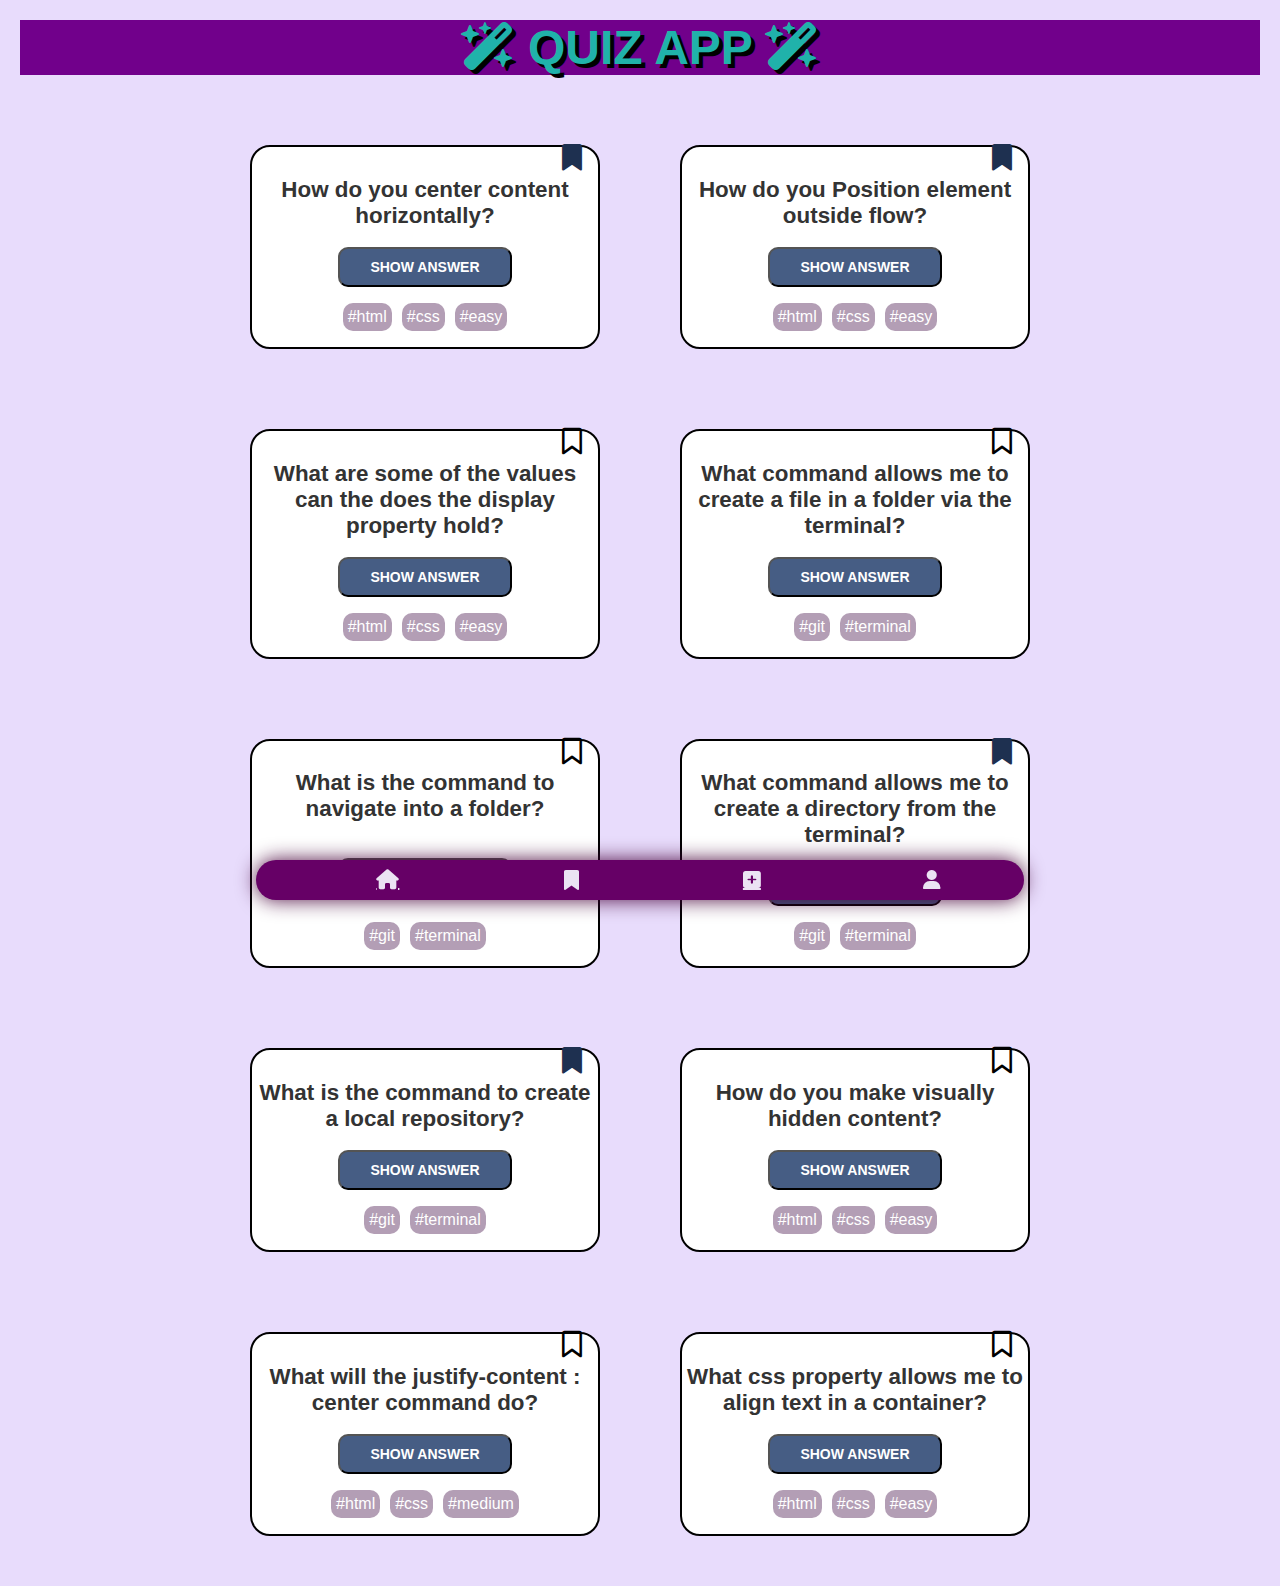
<file: index.html>
<!DOCTYPE html>
<html lang="en">
    <head>
        <link rel="stylesheet" href="css/style.css"/>
        <link rel="stylesheet" href="https://cdnjs.cloudflare.com/ajax/libs/font-awesome/6.6.0/css/all.min.css"/>
        <title>Recap Project: Arunima's QuizApp </title>
        <meta charset="utf-8" />
        <meta name="viewport" content="width=device-width, initial-scale=1, shrink-to-fit=no"/>
    </head>
    <body>
        <!--============ HEADER WITH THE NAME QUIZ APP =============-->
        <header class="main-header">
            <h1><i class="fa-solid fa-wand-magic-sparkles fa-fade"></i> QUIZ APP <i class="fa-solid fa-wand-magic-sparkles fa-fade"></i></h1>
        </header>
        <!--============ MAIN SECTION WITH QUIZ CARDS =============-->
        <main class="main-content">
            <section class="question-cards">
                <div class="cards" id="card-container"></div>
            </section>
        </main>

        <footer class="navigation">
            <ul class="navigation--list">
                <li class="navigation--item">
                    <a class="navbar-link-home" href="#">
                        <i class="fa-solid fa-house fa-fw"></i>
                    </a>
                </li>
                <li class="navigation--item">
                    <a class="navbar-link-bookmarks" href="./bookmarks.html">
                        <i class="fa-duotone fa-solid fa-bookmark fa-fw"></i>
                    </a>
                </li>
                <li class="navigation--item">
                    <a class="navbar-link-form" href="./form.html">
                        <i class="fa-sharp fa-solid fa-square-plus"></i>
                    </a>
                </li>
                <li class="navigation--item">
                    <a class="navbar-link-profile" href="./profile.html">
                        <i class="fa-duotone fa-solid fa-user fa-fw"></i>
                    </a>
                </li>
            </ul>
        </footer>

    </body>
    <script src="./js/cards.js" type="module" defer></script>
    <script src="./js/script.js" type="module" defer></script>
</html>
</file>
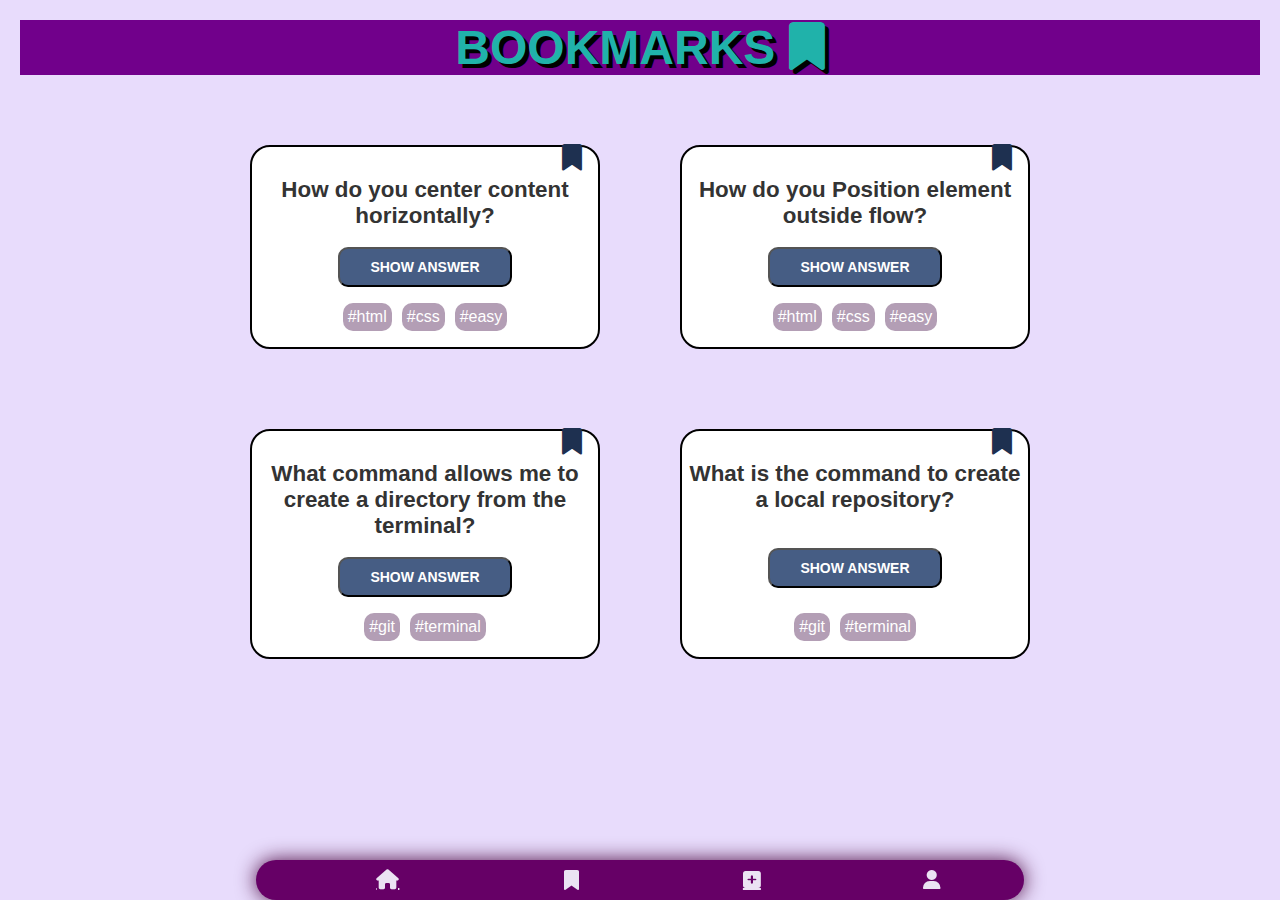
<file: bookmarks.html>
<!DOCTYPE html>
<html lang="en">
    <head>
        <link rel="stylesheet" href="css/style.css"/>
        <link rel="stylesheet" href="https://cdnjs.cloudflare.com/ajax/libs/font-awesome/6.6.0/css/all.min.css"/>
        <title>Recap Project: Arunima's QuizApp </title>
        <meta charset="utf-8" />
        <meta name="viewport" content="width=device-width, initial-scale=1, shrink-to-fit=no"/>
    </head>
    <body>
        <!--============ HEADER WITH THE NAME QUIZ APP =============-->
        <header class="main-header">
            <p class="app-header">
                <h1>BOOKMARKS <i class="fa-duotone fa-solid fa-bookmark" style="--fa-primary-opacity: 1; --fa-secondary-opacity: 00.4;"></i> </h1>
            </p>
        </header>
        <!--============ MAIN SECTION WITH QUIZ CARDS =============-->
        <main class="main-content">
            <section class="question-cards">
                <div class="cards">
                    <section class="card">
                        <button class="add-to-bookmark filled ">
                            <i class="fa-solid fa-bookmark fa-2xl"></i>
                        </button>
                        <h4> How do you center content horizontally? </h4>
                        <br/>
                        <button class="show-answer">Show Answer</button>
                        <button class="hide-answer" style="display: none;">Hide Answer</button>   
                        <div class="answer">Flexbox justify-content center</div>
                        <ul class="list-tags">
                            <li class="list-item-tags">#html</li>
                            <li class="list-item-tags">#css</li>
                            <li class="list-item-tags">#easy</li>
                        </ul>
                    </section>
                    <section class="card">
                        <button class="add-to-bookmark filled">
                            <i class="fa-solid fa-bookmark fa-2xl"></i>
                        </button>
                        <h4> How do you Position element outside flow? </h4>
                        <br/>
                        <button class="show-answer">Show Answer</button>
                        <button class="hide-answer" style="display: none;">Hide Answer</button>
                        <div class="answer">Using Absolute positioning</div>
                        <ul class="list-tags">
                            <li class="list-item-tags">#html</li>
                            <li class="list-item-tags">#css</li>
                            <li class="list-item-tags">#easy</li>
                        </ul>
                    </section>
                    <section class="card">
                        <button class="add-to-bookmark filled">
                            <i class="fa-solid fa-bookmark fa-2xl"></i>
                        </button>
                        <h4>What command allows me to create a directory from the terminal? </h4>
                        <br/>
                        <button class="show-answer">Show Answer</button>
                        <button class="hide-answer" style="display: none;">Hide Answer</button>
                        <div class="answer">mkdir</div>
                        <ul class="list-tags">
                            <li class="list-item-tags">#git</li>
                            <li class="list-item-tags">#terminal</li>
                        </ul>
                    </section>
                    <section class="card">
                        <button class="add-to-bookmark filled">
                            <i class="fa-solid fa-bookmark fa-2xl"></i>
                        </button>
                        <h4>What is the command to create a local repository?</h4>
                        <br/>
                        <button class="show-answer">Show Answer</button>
                        <button class="hide-answer" style="display: none;">Hide Answer</button>
                        <div class="answer">git init</div>
                        <ul class="list-tags">
                            <li class="list-item-tags">#git</li>
                            <li class="list-item-tags">#terminal</li>
                        </ul>
                    </section>
                </div>
            </section>
        </main>

        <footer class="navigation">
            <ul class="navigation--list">
                <li class="navigation--item">
                    <a class="navbar-link-home" href="./index.html">
                        <i class="fa-solid fa-house fa-fw"></i>
                    </a>
                </li>
                <li class="navigation--item">
                    <a class="navbar-link-bookmarks" href="#">
                        <i class="fa-duotone fa-solid fa-bookmark fa-fw"></i>
                    </a>
                </li>
                <li class="navigation--item">
                    <a href="./form.html" class="navbar-link-form">
                        <i class="fa-sharp fa-solid fa-square-plus"></i>
                    </a>
                </li>
                <li class="navigation--item">
                    <a class="navbar-link-profile" href="./profile.html">
                        <i class="fa-duotone fa-solid fa-user fa-fw"></i>
                    </a>
                </li>
            </ul>
        </footer>
        <script src="./js/script.js"></script>
    </body>
</html>
</file>
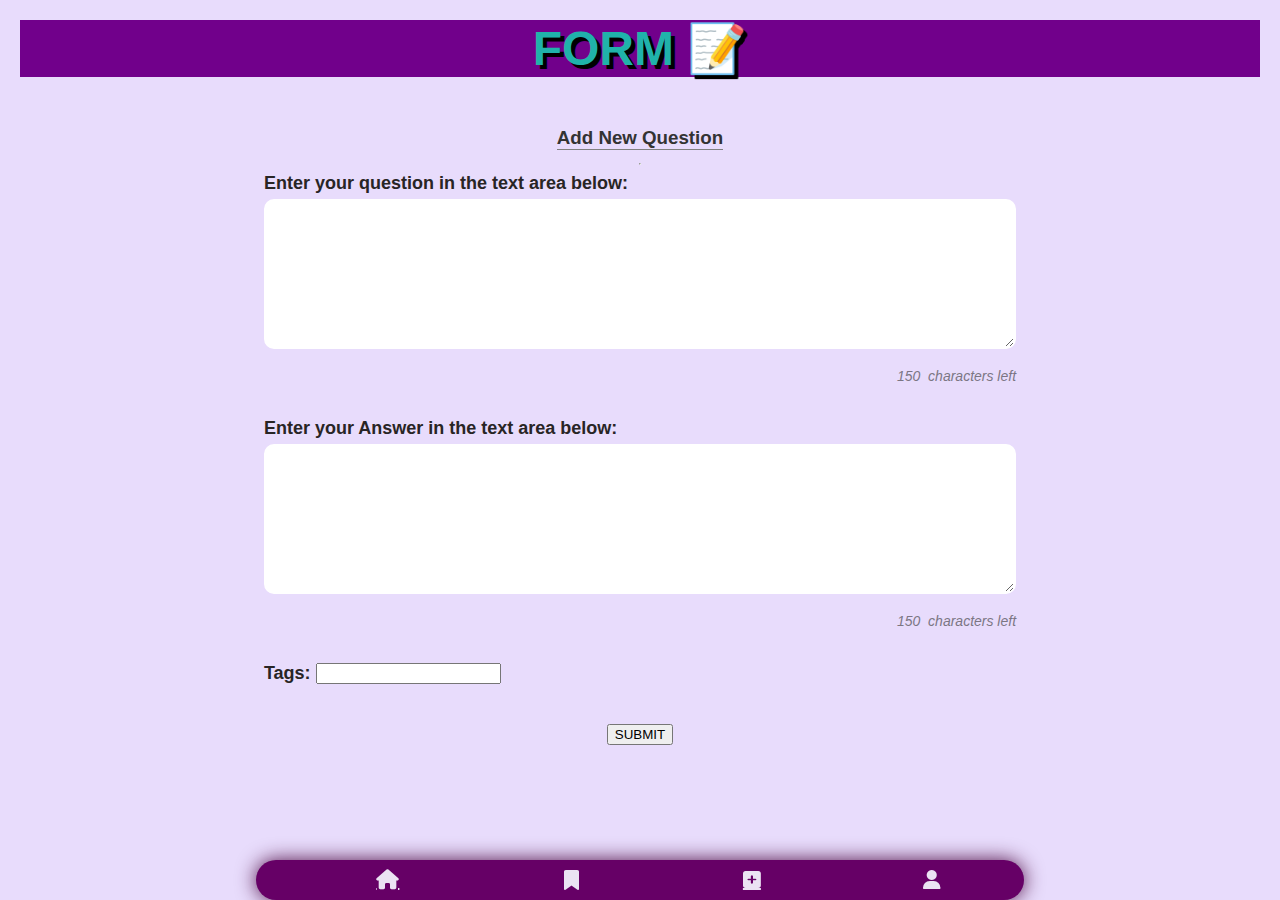
<file: form.html>
<!DOCTYPE html>
<html lang="en">
    <head>
        <link rel="stylesheet" href="css/style.css"/>
        <link rel="stylesheet" href="https://cdnjs.cloudflare.com/ajax/libs/font-awesome/6.6.0/css/all.min.css"/>
        <title>Recap Project : QuizApp </title>
        <meta charset="utf-8" />
        <meta name="viewport" content="width=device-width, initial-scale=1, shrink-to-fit=no"/>
    </head>
    <body data-js="body">
        <!--============ HEADER WITH THE NAME QUIZ APP =============-->
        <header class="main-header">
            <h1>FORM 📝</h1>
        </header>
        <!--============ MAIN SECTION WITH QUIZ CARDS =============-->
        <main class="form--page">
            <section class="form--card"> 
                <h3 class="headline"> Add New Question</h3> 
            
                <hr/>

                <form class="form-data" data-js="form-data">
                    <label class="form">
                        <b> Enter your question in the text area below: </b>
                        <textarea name="question" class="input input--area" minlength="0" maxlength="150" data-js="textarea"></textarea>
                        <p class="counter" data-js="counter-wrapper">
                            <span data-js="counter">150&nbsp;</span> characters left
                        </p>
                    </label>

                    <label class="form">
                        <b> Enter your Answer in the text area below: </b>
                        <textarea name="answer" class="input input--area" minlength="0" maxlength="150" data-js="textarea"></textarea>
                        <p class="counter" data-js="counter-wrapper">
                            <span data-js="counter">150&nbsp;</span> characters left
                        </p>
                    </label>

                    <label class="form">
                        <b> Tags: </b>
                        <input name="tags" type="text" aria-rowspan="5" aria-colspan="200"/>
                    </label>

                    <ul class="info" data-js="info" data-status="confirm"></ul>
                    <div class="container">
                        <button type="submit" class="button">
                            <span>SUBMIT</span>
                        </button>
                    </div>
                    


                </form>            

                <div class="cards"></div>
            </section>
        </main>

        <footer class="navigation">
            <ul class="navigation--list">
                <li class="navigation--item">
                    <a class="navbar-link-home" href="./index.html">
                        <i class="fa-solid fa-house fa-fw"></i>
                    </a>
                </li>
                <li class="navigation--item">
                    <a class="navbar-link-bookmarks" href="./bookmarks.html">
                        <i class="fa-duotone fa-solid fa-bookmark fa-fw"></i>
                    </a>
                </li>
                <li class="navigation--item">
                    <a href="#" class="navbar-link-form">
                        <i class="fa-sharp fa-solid fa-square-plus"></i>
                    </a>
                </li>
                <li class="navigation--item">
                    <a class="navbar-link-profile" href="./profile.html">
                        <i class="fa-duotone fa-solid fa-user fa-fw"></i>
                    </a>
                </li>
            </ul>
        </footer>
        <script src="./js/addNewCard.js" type="module" defer></script>
    </body>
</html>
</file>
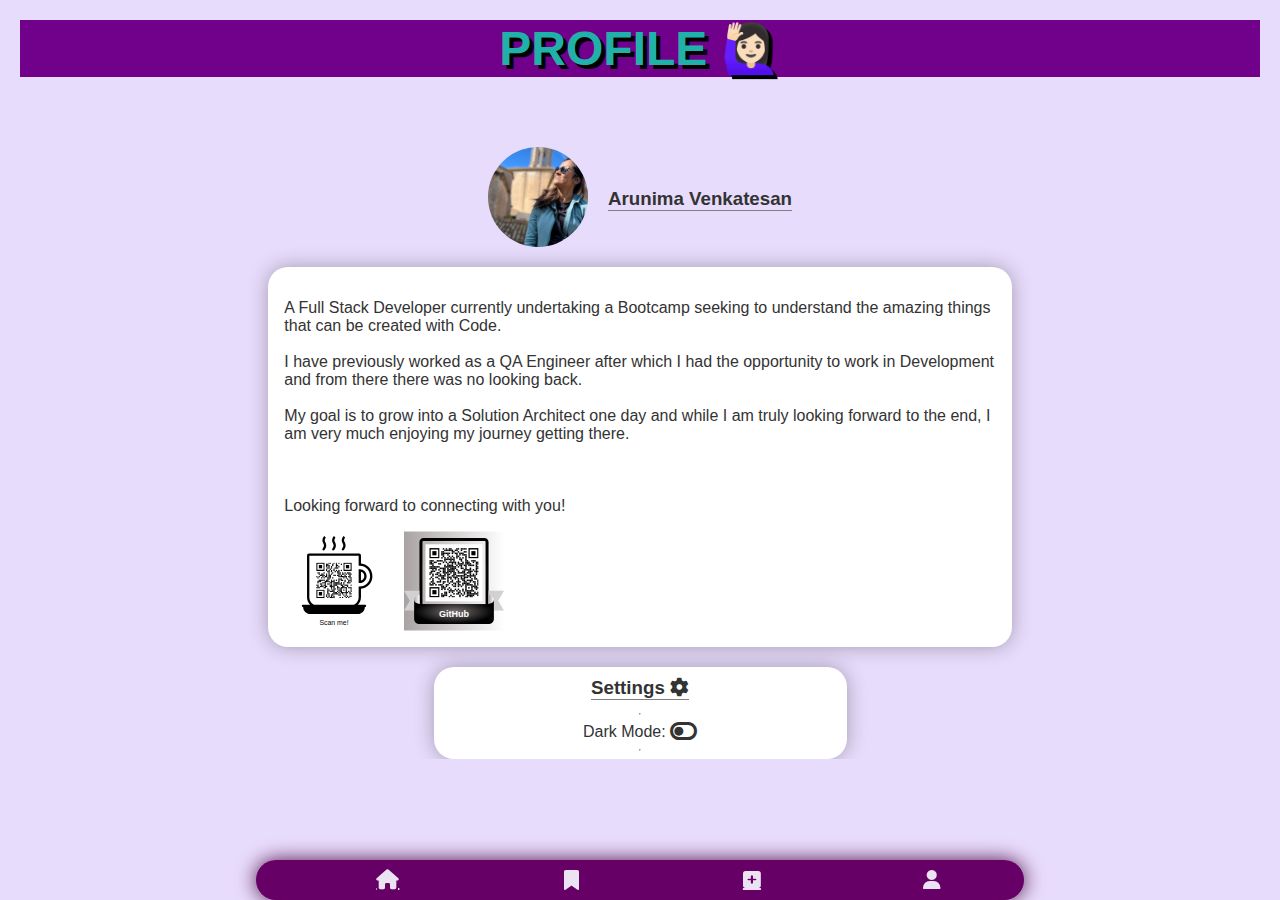
<file: profile.html>
<!DOCTYPE html>
<html lang="en">
    <head>
        <link rel="stylesheet" href="css/style.css"/>
        <link rel="stylesheet" href="https://cdnjs.cloudflare.com/ajax/libs/font-awesome/6.6.0/css/all.min.css"/>
        <title>Recap Project: Arunima's QuizApp </title>
        <meta charset="utf-8" />
        <meta name="viewport" content="width=device-width, initial-scale=1, shrink-to-fit=no"/>
    </head>
    <body>
        <!--============ HEADER WITH THE NAME QUIZ APP =============-->
        <header class="main-header">
            <h1>PROFILE 🙋🏻‍♀️</h1>
        </header>
        <!--============ MAIN SECTION WITH QUIZ CARDS =============-->
        <div class="main-container">
            <main class="profile--page">
                <section class="profile--card"> 
                    <div class="profile--photo">
                        <img src="./images/profileImgFix.jpeg" id="profileImg" alt="use profile"/>
                    </div>
                    <h3>Arunima Venkatesan</h3>
                </section>
                <section class="profile--section">
                    <section class="profile--intro">
                        <p>
                            A Full Stack Developer currently undertaking a Bootcamp seeking to understand the amazing things that can be created with Code.
                            <br/> <br/>
                            I have previously worked as a QA Engineer after which I had the opportunity to work in Development and from there there was no looking back.
                            <br/> <br/>
                            My goal is to grow into a Solution Architect one day and while I am truly looking forward to the end, I am very much enjoying my journey getting there.
                            <br/> <br/> <br/> <br/>
                            Looking forward to connecting with you!
                        </p>
                    </section>
                        
                    <section class="profile--contact">
                        <div class="contact-info">
                            <div class="qr-code">
                                <img src="./images/LinkedIn_Self.svg" alt="" width="100" height="100" class="qr-code-linkedin"/>
                                <img src="./images/github.svg" alt="" width="100" height="100" class="qr-code-github">
                            </div>
                            <div class="links">
                                <div class="profile--contact linkedin">
                                    <i class="fa-brands fa-linkedin"></i>: <a href="https://www.linkedin.com/in/arunima-venkatesan/" alt="LinkedIn"> LinkedIn </a>
                                </div>
                                <div class="profile--contact github">
                                    <i class="fa-brands fa-github"></i>: <a href="https://github.com/v-aru" alt="Github"> GitHub </a>
                                </div>
                            </div>   
                            <!-- <span class="location">
                                Located @ <i class="fa-solid fa-map-pin" style="color: #e8111c;"></i>Berlin
                            </span> -->
                        </div>
                    </section>
                </section>           
            
                
                <section class="settings--section">
                    <h3>Settings <i class="fa-duotone fa-solid fa-gear fa-spin"></i> </h3>
                    <hr />
                    <div class="theme-switch" data-js="theme-switch" font-size="16px"> Dark Mode: 
                        <i class="theme-switch-icon fa-solid fa-toggle-off fa-xl" data-js="theme-icon"></i>
                    </div>
                    <hr />
                    <div class="app-info">
                        <!-- Bookmarked Questions : Add count of bookmarked questions -->
                    </div>
                </section>     
            </main>
            <footer class="navigation">
                <ul class="navigation--list">
                    <li class="navigation--item">
                        <a class="navbar-link-home" href="./index.html">
                            <i class="fa-solid fa-house fa-fw"></i>
                        </a>
                    </li>
                    <li class="navigation--item">
                        <a class="navbar-link-bookmarks" href="./bookmarks.html">
                            <i class="fa-duotone fa-solid fa-bookmark fa-fw"></i>
                        </a>
                    </li>
                    <li class="navigation--item">
                        <a href="./form.html" class="navbar-link-form">
                            <i class="fa-sharp fa-solid fa-square-plus"></i>
                        </a>
                    </li>
                    <li class="navigation--item">
                        <a class="navbar-link-profile" href="#">
                            <i class="fa-duotone fa-solid fa-user fa-fw"></i>
                        </a>
                    </li>
                </ul>
            </footer>
        </div>
        
        <script src="./js/script.js"></script>
    </body>
</html>
</file>
<file: css/style.css>
@import url("./components/footer.css");
@import url("./components/header.css");
@import url("./components/cards.css");
@import url("./global.css");
@import url("./components/form.css");
@import url("./components/button.css");
@import url("./components/profile.css");
@import url("./components/darkmode.css");
</file>
